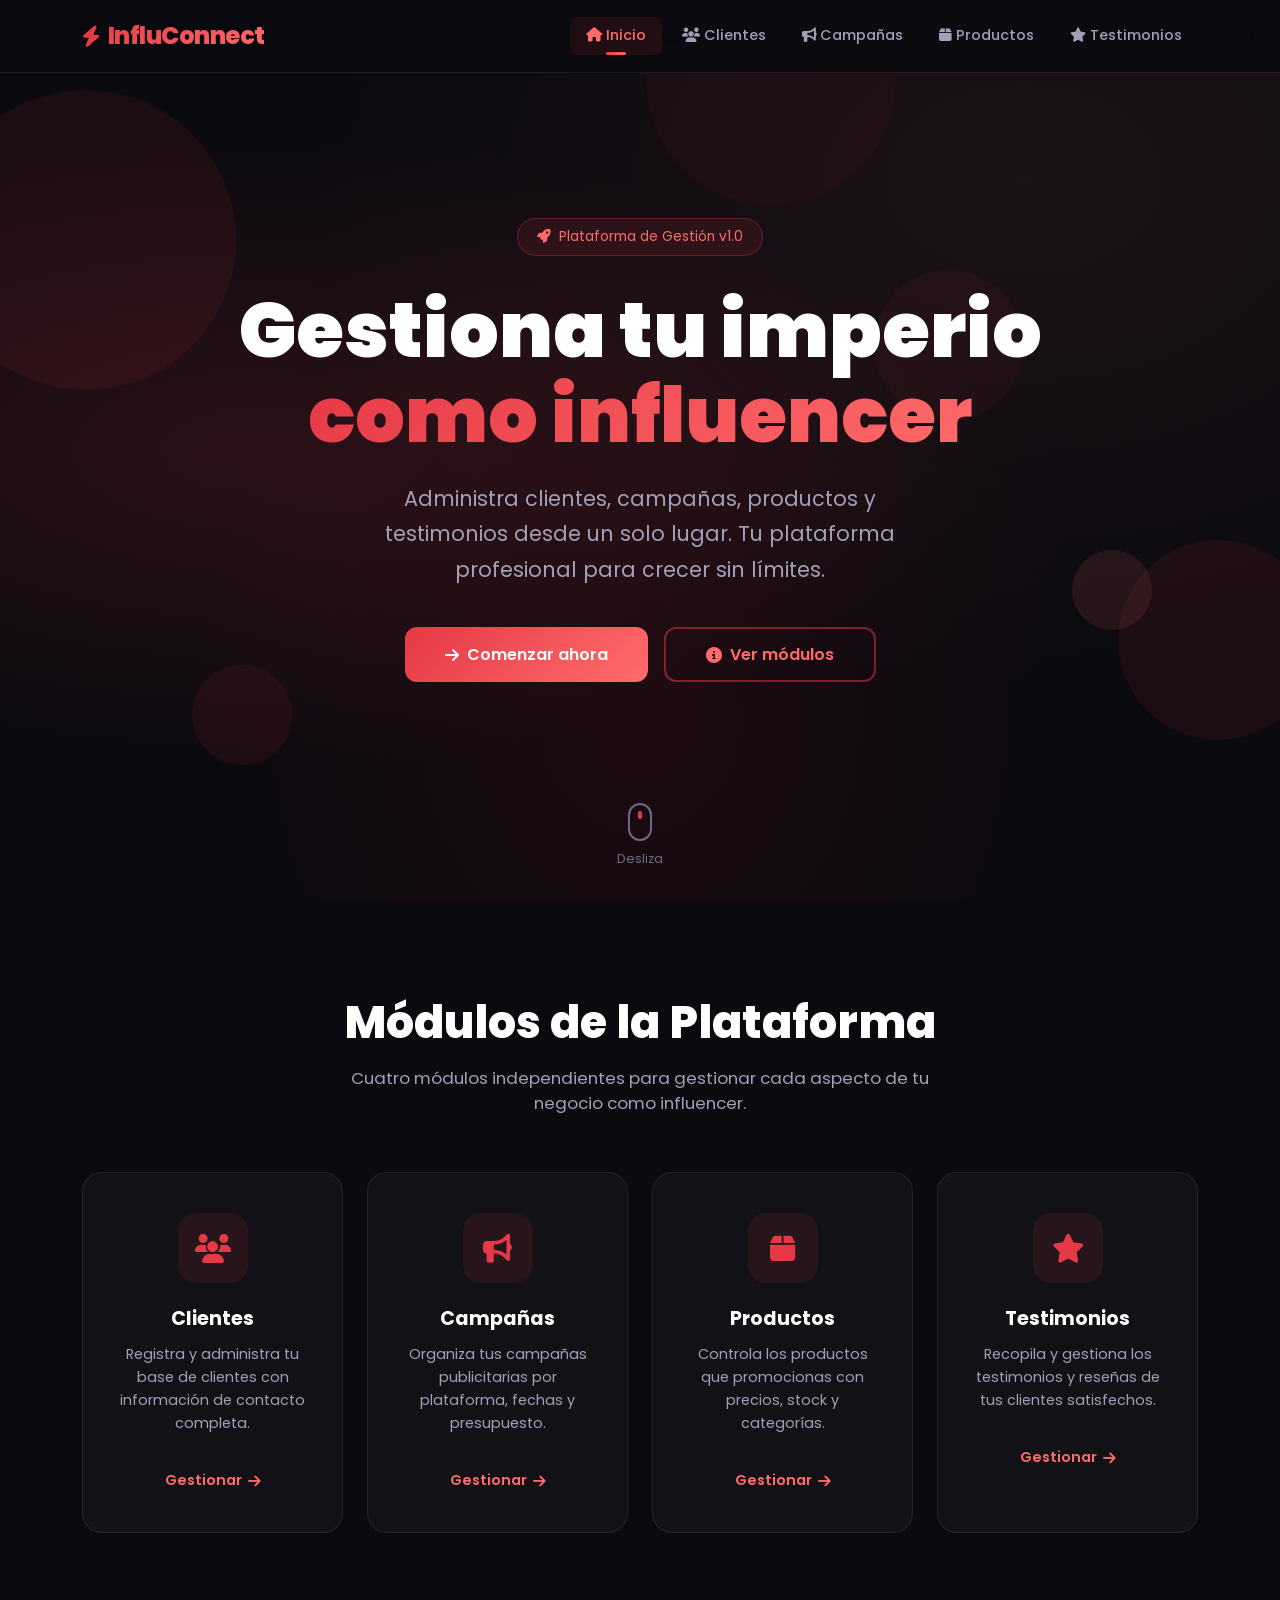
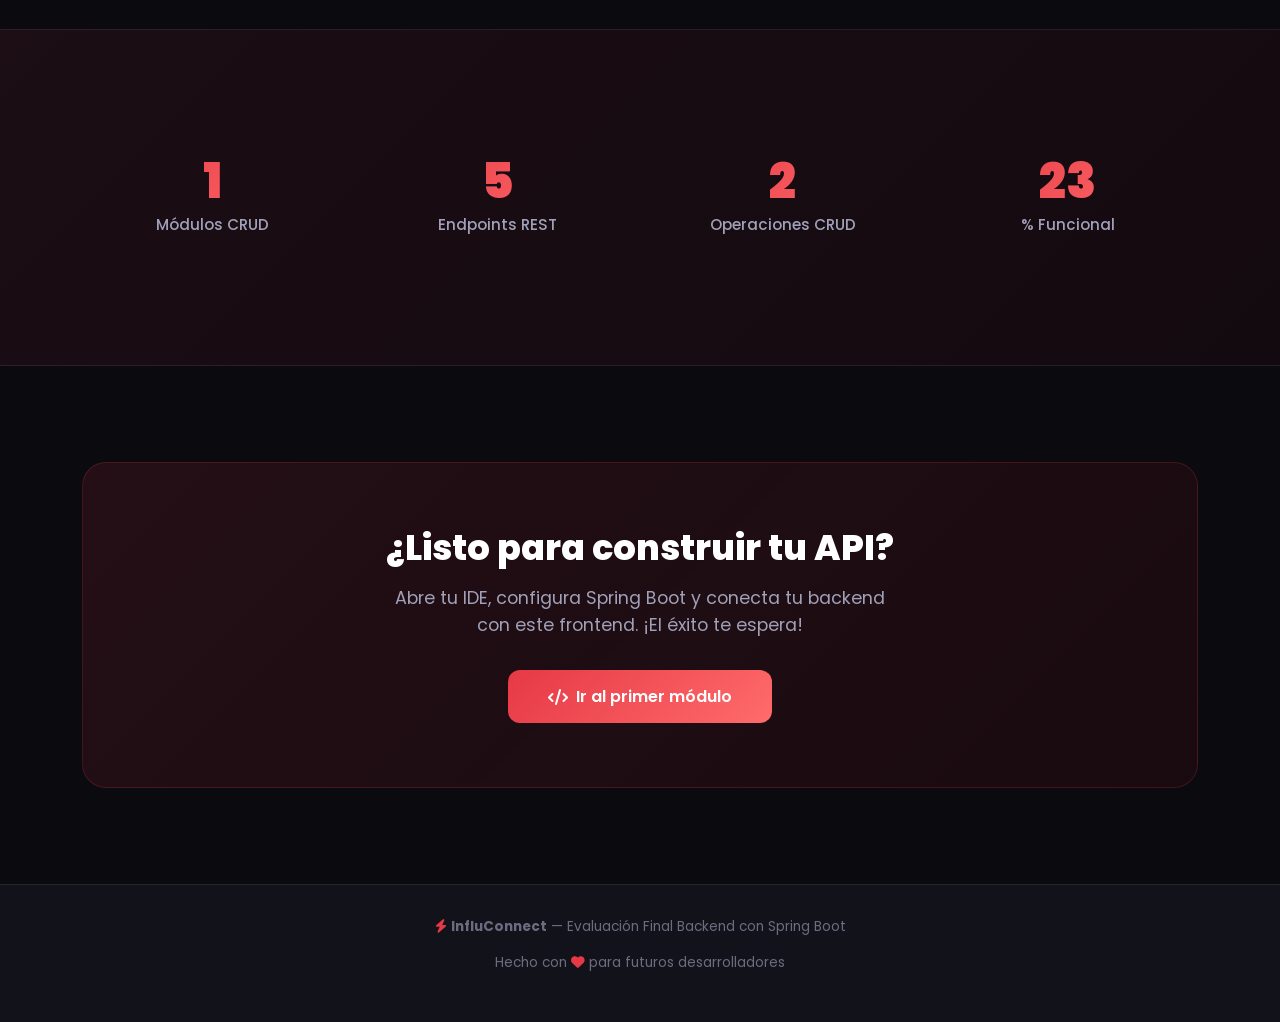
<file: index.html>
<!DOCTYPE html>
<html lang="es">
<head>
    <meta charset="UTF-8">
    <meta name="viewport" content="width=device-width, initial-scale=1.0">
    <title>InfluConnect — Plataforma de Gestión para Influencers</title>
    <link href="https://cdn.jsdelivr.net/npm/bootstrap@5.3.3/dist/css/bootstrap.min.css" rel="stylesheet">
    <link href="https://cdnjs.cloudflare.com/ajax/libs/font-awesome/6.5.1/css/all.min.css" rel="stylesheet">
    <link rel="stylesheet" href="css/styles.css">
</head>
<body>

    <!-- ==================== NAVBAR ==================== -->
    <nav class="navbar navbar-expand-lg navbar-custom">
        <div class="container">
            <a class="navbar-brand navbar-brand-custom" href="#">
                <i class="fas fa-bolt"></i>InfluConnect
            </a>
            <button class="navbar-toggler border-0" type="button" data-bs-toggle="collapse" data-bs-target="#navbarNav">
                <i class="fas fa-bars" style="color: var(--text-secondary);"></i>
            </button>
            <div class="collapse navbar-collapse justify-content-end" id="navbarNav">
                <ul class="navbar-nav gap-1">
                    <li class="nav-item">
                        <a class="nav-link nav-link-custom active" href="#"><i class="fas fa-home me-1"></i>Inicio</a>
                    </li>
                    <li class="nav-item">
                        <a class="nav-link nav-link-custom" href="clientes.html"><i class="fas fa-users me-1"></i>Clientes</a>
                    </li>
                    <li class="nav-item">
                        <a class="nav-link nav-link-custom" href="campanas.html"><i class="fas fa-bullhorn me-1"></i>Campañas</a>
                    </li>
                    <li class="nav-item">
                        <a class="nav-link nav-link-custom" href="productos.html"><i class="fas fa-box me-1"></i>Productos</a>
                    </li>
                    <li class="nav-item">
                        <a class="nav-link nav-link-custom" href="testimonios.html"><i class="fas fa-star me-1"></i>Testimonios</a>
                    </li>
                </ul>
            </div>
        </div>
    </nav>

    <!-- ==================== HERO ==================== -->
    <section class="hero-section">
        <div class="particles-container">
            <div class="particle"></div>
            <div class="particle"></div>
            <div class="particle"></div>
            <div class="particle"></div>
            <div class="particle"></div>
            <div class="particle"></div>
        </div>

        <div class="hero-content">
            <div class="hero-badge">
                <i class="fas fa-rocket"></i>
                Plataforma de Gestión v1.0
            </div>
            <h1 class="hero-title">
                Gestiona tu imperio<br>
                <span class="gradient-text">como influencer</span>
            </h1>
            <p class="hero-subtitle">
                Administra clientes, campañas, productos y testimonios desde un solo lugar.
                Tu plataforma profesional para crecer sin límites.
            </p>
            <div class="hero-buttons">
                <a href="clientes.html" class="btn-primary-custom">
                    <i class="fas fa-arrow-right"></i>Comenzar ahora
                </a>
                <a href="#features" class="btn-outline-custom">
                    <i class="fas fa-info-circle"></i>Ver módulos
                </a>
            </div>
        </div>

        <div class="scroll-indicator">
            <div class="mouse"></div>
            <span>Desliza</span>
        </div>
    </section>

    <!-- ==================== FEATURES ==================== -->
    <section id="features" class="section-padding">
        <div class="container">
            <h2 class="section-title">
                Módulos de la <span class="gradient-text">Plataforma</span>
            </h2>
            <p class="section-subtitle">
                Cuatro módulos independientes para gestionar cada aspecto de tu negocio como influencer.
            </p>

            <div class="row g-4">
                <div class="col-lg-3 col-md-6 animate-on-scroll">
                    <div class="feature-card">
                        <div class="feature-icon">
                            <i class="fas fa-users"></i>
                        </div>
                        <h4>Clientes</h4>
                        <p>Registra y administra tu base de clientes con información de contacto completa.</p>
                        <a href="clientes.html" class="feature-link">
                            Gestionar <i class="fas fa-arrow-right"></i>
                        </a>
                    </div>
                </div>

                <div class="col-lg-3 col-md-6 animate-on-scroll" style="transition-delay: 0.1s;">
                    <div class="feature-card">
                        <div class="feature-icon">
                            <i class="fas fa-bullhorn"></i>
                        </div>
                        <h4>Campañas</h4>
                        <p>Organiza tus campañas publicitarias por plataforma, fechas y presupuesto.</p>
                        <a href="campanas.html" class="feature-link">
                            Gestionar <i class="fas fa-arrow-right"></i>
                        </a>
                    </div>
                </div>

                <div class="col-lg-3 col-md-6 animate-on-scroll" style="transition-delay: 0.2s;">
                    <div class="feature-card">
                        <div class="feature-icon">
                            <i class="fas fa-box"></i>
                        </div>
                        <h4>Productos</h4>
                        <p>Controla los productos que promocionas con precios, stock y categorías.</p>
                        <a href="productos.html" class="feature-link">
                            Gestionar <i class="fas fa-arrow-right"></i>
                        </a>
                    </div>
                </div>

                <div class="col-lg-3 col-md-6 animate-on-scroll" style="transition-delay: 0.3s;">
                    <div class="feature-card">
                        <div class="feature-icon">
                            <i class="fas fa-star"></i>
                        </div>
                        <h4>Testimonios</h4>
                        <p>Recopila y gestiona los testimonios y reseñas de tus clientes satisfechos.</p>
                        <a href="testimonios.html" class="feature-link">
                            Gestionar <i class="fas fa-arrow-right"></i>
                        </a>
                    </div>
                </div>
            </div>
        </div>
    </section>

    <!-- ==================== STATS ==================== -->
    <section class="stats-section section-padding">
        <div class="container">
            <div class="row">
                <div class="col-md-3 col-6 animate-on-scroll">
                    <div class="stat-item">
                        <div class="stat-number" data-target="4">0</div>
                        <div class="stat-label">Módulos CRUD</div>
                    </div>
                </div>
                <div class="col-md-3 col-6 animate-on-scroll" style="transition-delay: 0.1s;">
                    <div class="stat-item">
                        <div class="stat-number" data-target="20">0</div>
                        <div class="stat-label">Endpoints REST</div>
                    </div>
                </div>
                <div class="col-md-3 col-6 animate-on-scroll" style="transition-delay: 0.2s;">
                    <div class="stat-item">
                        <div class="stat-number" data-target="5">0</div>
                        <div class="stat-label">Operaciones CRUD</div>
                    </div>
                </div>
                <div class="col-md-3 col-6 animate-on-scroll" style="transition-delay: 0.3s;">
                    <div class="stat-item">
                        <div class="stat-number" data-target="100">0</div>
                        <div class="stat-label">% Funcional</div>
                    </div>
                </div>
            </div>
        </div>
    </section>

    <!-- ==================== CTA ==================== -->
    <section class="cta-section section-padding">
        <div class="container">
            <div class="cta-box animate-on-scroll">
                <h2>¿Listo para <span class="gradient-text">construir</span> tu API?</h2>
                <p>Abre tu IDE, configura Spring Boot y conecta tu backend con este frontend. ¡El éxito te espera!</p>
                <a href="clientes.html" class="btn-primary-custom">
                    <i class="fas fa-code"></i>Ir al primer módulo
                </a>
            </div>
        </div>
    </section>

    <!-- ==================== FOOTER ==================== -->
    <footer class="footer-custom">
        <div class="container">
            <p>
                <i class="fas fa-bolt" style="color: var(--primary);"></i>
                <strong>InfluConnect</strong> — Evaluación Final Backend con Spring Boot
            </p>
            <p style="margin-top: 0.3rem;">
                Hecho con <i class="fas fa-heart"></i> para futuros desarrolladores
            </p>
        </div>
    </footer>

    <script src="https://cdn.jsdelivr.net/npm/bootstrap@5.3.3/dist/js/bootstrap.bundle.min.js"></script>
    <script src="js/api.js"></script>
    <script>
        // Counter animation
        function animateCounters() {
            document.querySelectorAll('.stat-number').forEach(counter => {
                const target = +counter.getAttribute('data-target');
                const duration = 2000;
                const step = target / (duration / 16);
                let current = 0;

                const update = () => {
                    current += step;
                    if (current < target) {
                        counter.textContent = Math.ceil(current);
                        requestAnimationFrame(update);
                    } else {
                        counter.textContent = target;
                    }
                };
                update();
            });
        }

        const statsObserver = new IntersectionObserver((entries) => {
            entries.forEach(entry => {
                if (entry.isIntersecting) {
                    animateCounters();
                    statsObserver.disconnect();
                }
            });
        }, { threshold: 0.5 });

        const statsSection = document.querySelector('.stats-section');
        if (statsSection) statsObserver.observe(statsSection);

        // Smooth scroll
        document.querySelectorAll('a[href^="#"]').forEach(anchor => {
            anchor.addEventListener('click', function (e) {
                const target = document.querySelector(this.getAttribute('href'));
                if (target) {
                    e.preventDefault();
                    target.scrollIntoView({ behavior: 'smooth', block: 'start' });
                }
            });
        });
    </script>
</body>
</html>
</file>
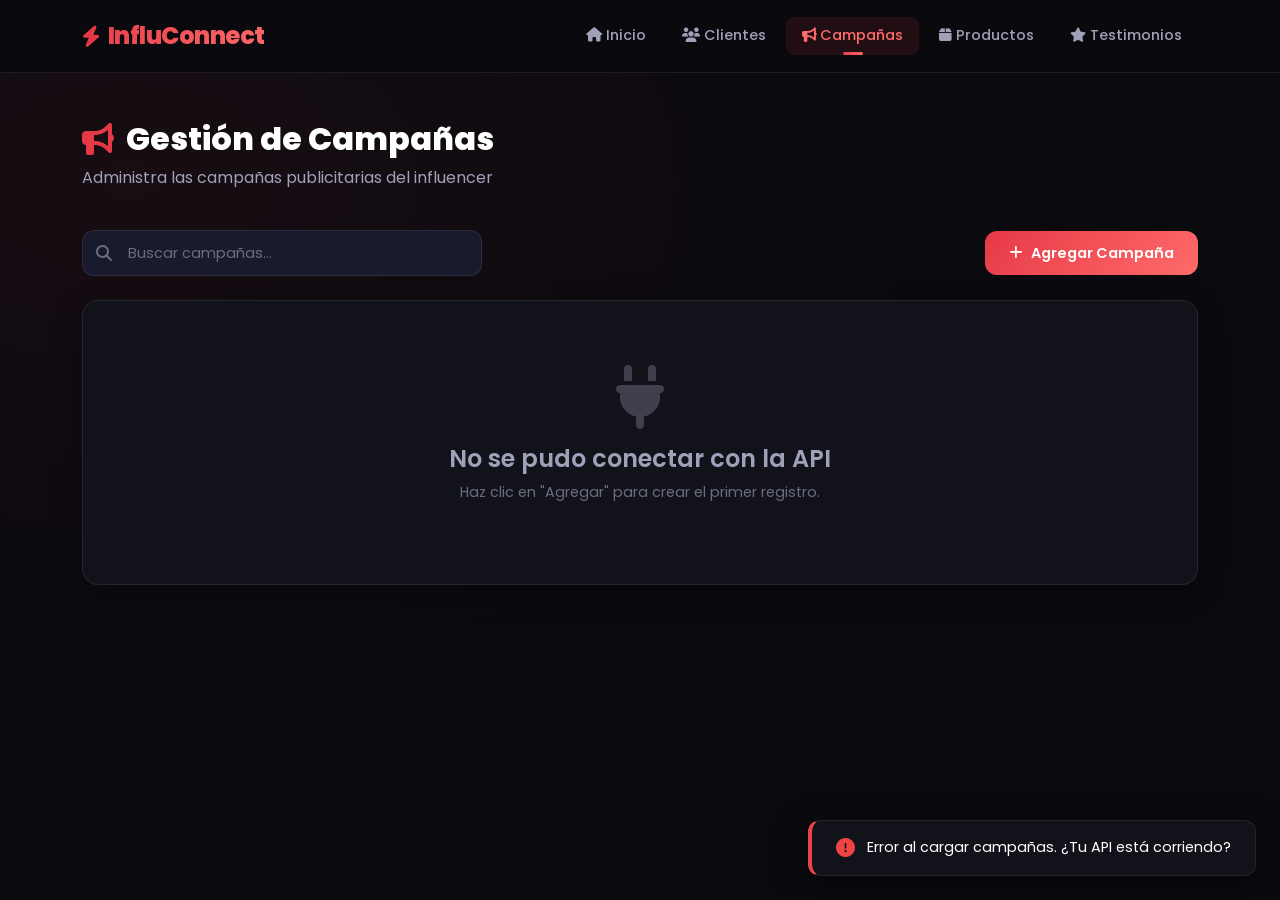
<file: campanas.html>
<!DOCTYPE html>
<html lang="es">
<head>
    <meta charset="UTF-8">
    <meta name="viewport" content="width=device-width, initial-scale=1.0">
    <title>Campañas — InfluConnect</title>
    <link href="https://cdn.jsdelivr.net/npm/bootstrap@5.3.3/dist/css/bootstrap.min.css" rel="stylesheet">
    <link href="https://cdnjs.cloudflare.com/ajax/libs/font-awesome/6.5.1/css/all.min.css" rel="stylesheet">
    <link rel="stylesheet" href="css/styles.css">
</head>
<body>

    <!-- NAVBAR -->
    <nav class="navbar navbar-expand-lg navbar-custom">
        <div class="container">
            <a class="navbar-brand navbar-brand-custom" href="index.html">
                <i class="fas fa-bolt"></i>InfluConnect
            </a>
            <button class="navbar-toggler border-0" type="button" data-bs-toggle="collapse" data-bs-target="#navbarNav">
                <i class="fas fa-bars" style="color: var(--text-secondary);"></i>
            </button>
            <div class="collapse navbar-collapse justify-content-end" id="navbarNav">
                <ul class="navbar-nav gap-1">
                    <li class="nav-item"><a class="nav-link nav-link-custom" href="index.html"><i class="fas fa-home me-1"></i>Inicio</a></li>
                    <li class="nav-item"><a class="nav-link nav-link-custom" href="clientes.html"><i class="fas fa-users me-1"></i>Clientes</a></li>
                    <li class="nav-item"><a class="nav-link nav-link-custom active" href="campanas.html"><i class="fas fa-bullhorn me-1"></i>Campañas</a></li>
                    <li class="nav-item"><a class="nav-link nav-link-custom" href="productos.html"><i class="fas fa-box me-1"></i>Productos</a></li>
                    <li class="nav-item"><a class="nav-link nav-link-custom" href="testimonios.html"><i class="fas fa-star me-1"></i>Testimonios</a></li>
                </ul>
            </div>
        </div>
    </nav>

    <!-- PAGE CONTENT -->
    <div class="page-wrapper">
        <div class="container">
            <div class="page-header">
                <h1><i class="fas fa-bullhorn"></i> Gestión de Campañas</h1>
                <p>Administra las campañas publicitarias del influencer</p>
            </div>

            <div class="toolbar">
                <div class="search-box">
                    <i class="fas fa-search"></i>
                    <input type="text" id="searchInput" placeholder="Buscar campañas..." onkeyup="filterTable()">
                </div>
                <button class="btn-add" onclick="openModal()">
                    <i class="fas fa-plus"></i> Agregar Campaña
                </button>
            </div>

            <div class="table-container">
                <div id="tableContent">
                    <div class="loading-overlay"><div class="spinner"></div></div>
                </div>
            </div>
        </div>
    </div>

    <!-- MODAL CREATE/EDIT -->
    <div class="modal fade modal-custom" id="formModal" tabindex="-1">
        <div class="modal-dialog modal-dialog-centered modal-lg">
            <div class="modal-content">
                <div class="modal-header">
                    <h5 class="modal-title"><i class="fas fa-bullhorn"></i> <span id="modalTitle">Nueva Campaña</span></h5>
                    <button type="button" class="btn-close" data-bs-dismiss="modal"></button>
                </div>
                <div class="modal-body">
                    <form id="entityForm">
                        <input type="hidden" id="entityId">
                        <div class="row g-3">
                            <div class="col-md-6">
                                <label class="form-label form-label-custom">Nombre de la Campaña</label>
                                <input type="text" class="form-control form-control-custom" id="nombre" placeholder="Ej: Lanzamiento Verano 2026" required>
                            </div>
                            <div class="col-md-6">
                                <label class="form-label form-label-custom">Plataforma</label>
                                <select class="form-select form-select-custom" id="plataforma" required>
                                    <option value="">Seleccionar...</option>
                                    <option value="Instagram">Instagram</option>
                                    <option value="TikTok">TikTok</option>
                                    <option value="YouTube">YouTube</option>
                                    <option value="Twitter">Twitter</option>
                                    <option value="Facebook">Facebook</option>
                                </select>
                            </div>
                            <div class="col-12">
                                <label class="form-label form-label-custom">Descripción</label>
                                <textarea class="form-control form-control-custom" id="descripcion" rows="3" placeholder="Describe los objetivos de la campaña..."></textarea>
                            </div>
                            <div class="col-md-4">
                                <label class="form-label form-label-custom">Fecha de Inicio</label>
                                <input type="date" class="form-control form-control-custom" id="fechaInicio" required>
                            </div>
                            <div class="col-md-4">
                                <label class="form-label form-label-custom">Fecha de Fin</label>
                                <input type="date" class="form-control form-control-custom" id="fechaFin" required>
                            </div>
                            <div class="col-md-4">
                                <label class="form-label form-label-custom">Presupuesto (USD)</label>
                                <input type="number" step="0.01" class="form-control form-control-custom" id="presupuesto" placeholder="0.00" required>
                            </div>
                        </div>
                    </form>
                </div>
                <div class="modal-footer">
                    <button type="button" class="btn btn-cancel" data-bs-dismiss="modal">Cancelar</button>
                    <button type="button" class="btn btn-save" onclick="saveEntity()"><i class="fas fa-save me-1"></i>Guardar</button>
                </div>
            </div>
        </div>
    </div>

    <!-- MODAL DELETE -->
    <div class="modal fade modal-custom delete-modal" id="deleteModal" tabindex="-1">
        <div class="modal-dialog modal-dialog-centered modal-sm">
            <div class="modal-content">
                <div class="modal-body pt-4 pb-2">
                    <div class="delete-icon">
                        <i class="fas fa-trash-alt"></i>
                    </div>
                    <h5>¿Eliminar campaña?</h5>
                    <p>Esta acción no se puede deshacer.</p>
                </div>
                <div class="modal-footer justify-content-center border-0 pt-0">
                    <button type="button" class="btn btn-cancel" data-bs-dismiss="modal">Cancelar</button>
                    <button type="button" class="btn btn-delete-confirm" id="confirmDeleteBtn"><i class="fas fa-trash me-1"></i>Eliminar</button>
                </div>
            </div>
        </div>
    </div>

    <div class="toast-container" id="toast-container"></div>

    <script src="https://cdn.jsdelivr.net/npm/bootstrap@5.3.3/dist/js/bootstrap.bundle.min.js"></script>
    <script src="js/api.js"></script>
    <script src="js/campanas.js"></script>
</body>
</html>
</file>
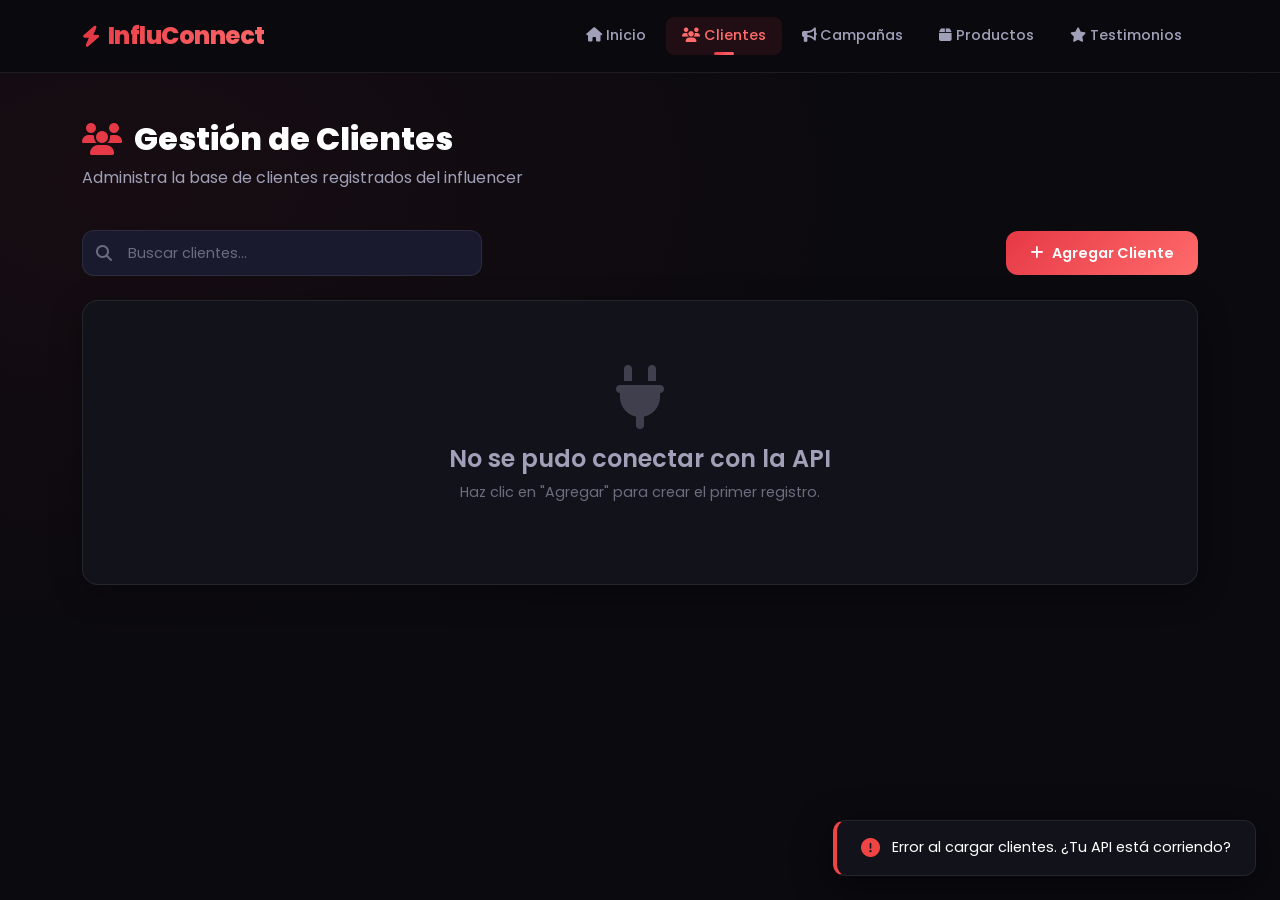
<file: clientes.html>
<!DOCTYPE html>
<html lang="es">
<head>
    <meta charset="UTF-8">
    <meta name="viewport" content="width=device-width, initial-scale=1.0">
    <title>Clientes — InfluConnect</title>
    <link href="https://cdn.jsdelivr.net/npm/bootstrap@5.3.3/dist/css/bootstrap.min.css" rel="stylesheet">
    <link href="https://cdnjs.cloudflare.com/ajax/libs/font-awesome/6.5.1/css/all.min.css" rel="stylesheet">
    <link rel="stylesheet" href="css/styles.css">
</head>
<body>

    <!-- NAVBAR -->
    <nav class="navbar navbar-expand-lg navbar-custom">
        <div class="container">
            <a class="navbar-brand navbar-brand-custom" href="index.html">
                <i class="fas fa-bolt"></i>InfluConnect
            </a>
            <button class="navbar-toggler border-0" type="button" data-bs-toggle="collapse" data-bs-target="#navbarNav">
                <i class="fas fa-bars" style="color: var(--text-secondary);"></i>
            </button>
            <div class="collapse navbar-collapse justify-content-end" id="navbarNav">
                <ul class="navbar-nav gap-1">
                    <li class="nav-item"><a class="nav-link nav-link-custom" href="index.html"><i class="fas fa-home me-1"></i>Inicio</a></li>
                    <li class="nav-item"><a class="nav-link nav-link-custom active" href="clientes.html"><i class="fas fa-users me-1"></i>Clientes</a></li>
                    <li class="nav-item"><a class="nav-link nav-link-custom" href="campanas.html"><i class="fas fa-bullhorn me-1"></i>Campañas</a></li>
                    <li class="nav-item"><a class="nav-link nav-link-custom" href="productos.html"><i class="fas fa-box me-1"></i>Productos</a></li>
                    <li class="nav-item"><a class="nav-link nav-link-custom" href="testimonios.html"><i class="fas fa-star me-1"></i>Testimonios</a></li>
                </ul>
            </div>
        </div>
    </nav>

    <!-- PAGE CONTENT -->
    <div class="page-wrapper">
        <div class="container">
            <div class="page-header">
                <h1><i class="fas fa-users"></i> Gestión de Clientes</h1>
                <p>Administra la base de clientes registrados del influencer</p>
            </div>

            <div class="toolbar">
                <div class="search-box">
                    <i class="fas fa-search"></i>
                    <input type="text" id="searchInput" placeholder="Buscar clientes..." onkeyup="filterTable()">
                </div>
                <button class="btn-add" onclick="openModal()">
                    <i class="fas fa-plus"></i> Agregar Cliente
                </button>
            </div>

            <div class="table-container">
                <div id="tableContent">
                    <div class="loading-overlay"><div class="spinner"></div></div>
                </div>
            </div>
        </div>
    </div>

    <!-- MODAL CREATE/EDIT -->
    <div class="modal fade modal-custom" id="formModal" tabindex="-1">
        <div class="modal-dialog modal-dialog-centered">
            <div class="modal-content">
                <div class="modal-header">
                    <h5 class="modal-title"><i class="fas fa-user-plus"></i> <span id="modalTitle">Nuevo Cliente</span></h5>
                    <button type="button" class="btn-close" data-bs-dismiss="modal"></button>
                </div>
                <div class="modal-body">
                    <form id="entityForm">
                        <input type="hidden" id="entityId">
                        <div class="row g-3">
                            <div class="col-md-6">
                                <label class="form-label form-label-custom">Nombre</label>
                                <input type="text" class="form-control form-control-custom" id="nombre" placeholder="Ej: María" required>
                            </div>
                            <div class="col-md-6">
                                <label class="form-label form-label-custom">Apellido</label>
                                <input type="text" class="form-control form-control-custom" id="apellido" placeholder="Ej: García" required>
                            </div>
                            <div class="col-md-6">
                                <label class="form-label form-label-custom">Email</label>
                                <input type="email" class="form-control form-control-custom" id="email" placeholder="correo@ejemplo.com" required>
                            </div>
                            <div class="col-md-6">
                                <label class="form-label form-label-custom">Teléfono</label>
                                <input type="text" class="form-control form-control-custom" id="telefono" placeholder="+57 300 123 4567">
                            </div>
                            <div class="col-md-6">
                                <label class="form-label form-label-custom">Ciudad</label>
                                <input type="text" class="form-control form-control-custom" id="ciudad" placeholder="Ej: Medellín">
                            </div>
                            <div class="col-md-6">
                                <label class="form-label form-label-custom">Fecha de Registro</label>
                                <input type="date" class="form-control form-control-custom" id="fechaRegistro">
                            </div>
                        </div>
                    </form>
                </div>
                <div class="modal-footer">
                    <button type="button" class="btn btn-cancel" data-bs-dismiss="modal">Cancelar</button>
                    <button type="button" class="btn btn-save" onclick="saveEntity()"><i class="fas fa-save me-1"></i>Guardar</button>
                </div>
            </div>
        </div>
    </div>

    <!-- MODAL DELETE -->
    <div class="modal fade modal-custom delete-modal" id="deleteModal" tabindex="-1">
        <div class="modal-dialog modal-dialog-centered modal-sm">
            <div class="modal-content">
                <div class="modal-body pt-4 pb-2">
                    <div class="delete-icon">
                        <i class="fas fa-trash-alt"></i>
                    </div>
                    <h5>¿Eliminar cliente?</h5>
                    <p>Esta acción no se puede deshacer.</p>
                </div>
                <div class="modal-footer justify-content-center border-0 pt-0">
                    <button type="button" class="btn btn-cancel" data-bs-dismiss="modal">Cancelar</button>
                    <button type="button" class="btn btn-delete-confirm" id="confirmDeleteBtn"><i class="fas fa-trash me-1"></i>Eliminar</button>
                </div>
            </div>
        </div>
    </div>

    <div class="toast-container" id="toast-container"></div>

    <script src="https://cdn.jsdelivr.net/npm/bootstrap@5.3.3/dist/js/bootstrap.bundle.min.js"></script>
    <script src="js/api.js"></script>
    <script src="js/clientes.js"></script>
</body>
</html>
</file>
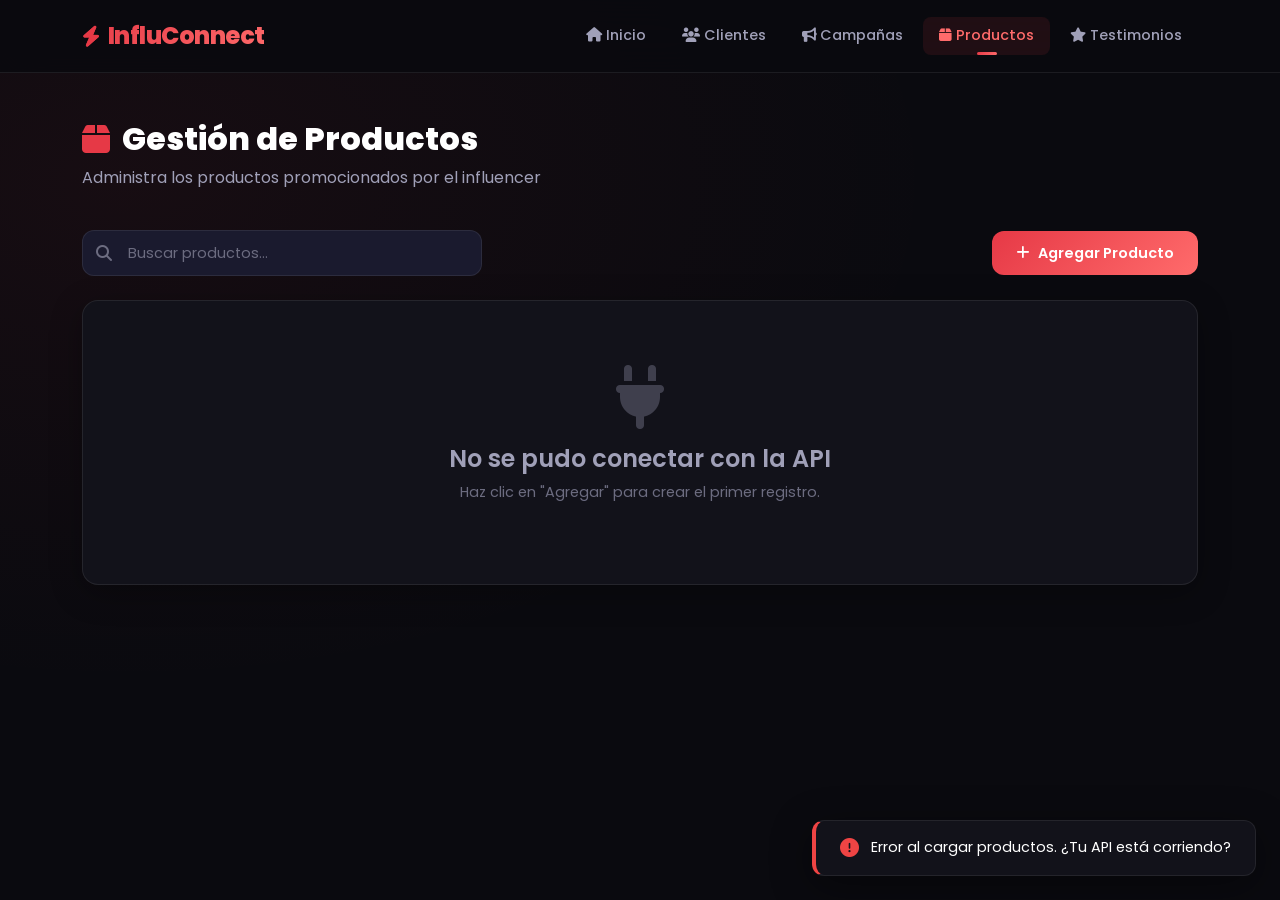
<file: productos.html>
<!DOCTYPE html>
<html lang="es">
<head>
    <meta charset="UTF-8">
    <meta name="viewport" content="width=device-width, initial-scale=1.0">
    <title>Productos — InfluConnect</title>
    <link href="https://cdn.jsdelivr.net/npm/bootstrap@5.3.3/dist/css/bootstrap.min.css" rel="stylesheet">
    <link href="https://cdnjs.cloudflare.com/ajax/libs/font-awesome/6.5.1/css/all.min.css" rel="stylesheet">
    <link rel="stylesheet" href="css/styles.css">
</head>
<body>

    <!-- NAVBAR -->
    <nav class="navbar navbar-expand-lg navbar-custom">
        <div class="container">
            <a class="navbar-brand navbar-brand-custom" href="index.html">
                <i class="fas fa-bolt"></i>InfluConnect
            </a>
            <button class="navbar-toggler border-0" type="button" data-bs-toggle="collapse" data-bs-target="#navbarNav">
                <i class="fas fa-bars" style="color: var(--text-secondary);"></i>
            </button>
            <div class="collapse navbar-collapse justify-content-end" id="navbarNav">
                <ul class="navbar-nav gap-1">
                    <li class="nav-item"><a class="nav-link nav-link-custom" href="index.html"><i class="fas fa-home me-1"></i>Inicio</a></li>
                    <li class="nav-item"><a class="nav-link nav-link-custom" href="clientes.html"><i class="fas fa-users me-1"></i>Clientes</a></li>
                    <li class="nav-item"><a class="nav-link nav-link-custom" href="campanas.html"><i class="fas fa-bullhorn me-1"></i>Campañas</a></li>
                    <li class="nav-item"><a class="nav-link nav-link-custom active" href="productos.html"><i class="fas fa-box me-1"></i>Productos</a></li>
                    <li class="nav-item"><a class="nav-link nav-link-custom" href="testimonios.html"><i class="fas fa-star me-1"></i>Testimonios</a></li>
                </ul>
            </div>
        </div>
    </nav>

    <!-- PAGE CONTENT -->
    <div class="page-wrapper">
        <div class="container">
            <div class="page-header">
                <h1><i class="fas fa-box"></i> Gestión de Productos</h1>
                <p>Administra los productos promocionados por el influencer</p>
            </div>

            <div class="toolbar">
                <div class="search-box">
                    <i class="fas fa-search"></i>
                    <input type="text" id="searchInput" placeholder="Buscar productos..." onkeyup="filterTable()">
                </div>
                <button class="btn-add" onclick="openModal()">
                    <i class="fas fa-plus"></i> Agregar Producto
                </button>
            </div>

            <div class="table-container">
                <div id="tableContent">
                    <div class="loading-overlay"><div class="spinner"></div></div>
                </div>
            </div>
        </div>
    </div>

    <!-- MODAL CREATE/EDIT -->
    <div class="modal fade modal-custom" id="formModal" tabindex="-1">
        <div class="modal-dialog modal-dialog-centered modal-lg">
            <div class="modal-content">
                <div class="modal-header">
                    <h5 class="modal-title"><i class="fas fa-box"></i> <span id="modalTitle">Nuevo Producto</span></h5>
                    <button type="button" class="btn-close" data-bs-dismiss="modal"></button>
                </div>
                <div class="modal-body">
                    <form id="entityForm">
                        <input type="hidden" id="entityId">
                        <div class="row g-3">
                            <div class="col-md-6">
                                <label class="form-label form-label-custom">Nombre del Producto</label>
                                <input type="text" class="form-control form-control-custom" id="nombre" placeholder="Ej: Sérum Facial Premium" required>
                            </div>
                            <div class="col-md-6">
                                <label class="form-label form-label-custom">Categoría</label>
                                <select class="form-select form-select-custom" id="categoria" required>
                                    <option value="">Seleccionar...</option>
                                    <option value="Belleza">Belleza</option>
                                    <option value="Tecnología">Tecnología</option>
                                    <option value="Moda">Moda</option>
                                    <option value="Fitness">Fitness</option>
                                    <option value="Alimentación">Alimentación</option>
                                </select>
                            </div>
                            <div class="col-12">
                                <label class="form-label form-label-custom">Descripción</label>
                                <textarea class="form-control form-control-custom" id="descripcion" rows="3" placeholder="Describe el producto..."></textarea>
                            </div>
                            <div class="col-md-4">
                                <label class="form-label form-label-custom">Precio (USD)</label>
                                <input type="number" step="0.01" class="form-control form-control-custom" id="precio" placeholder="0.00" required>
                            </div>
                            <div class="col-md-4">
                                <label class="form-label form-label-custom">Stock</label>
                                <input type="number" class="form-control form-control-custom" id="stock" placeholder="0" required>
                            </div>
                            <div class="col-md-4 d-flex align-items-end">
                                <div class="form-check">
                                    <input class="form-check-input form-check-input-custom" type="checkbox" id="activo" checked>
                                    <label class="form-check-label form-label-custom" for="activo">Producto Activo</label>
                                </div>
                            </div>
                        </div>
                    </form>
                </div>
                <div class="modal-footer">
                    <button type="button" class="btn btn-cancel" data-bs-dismiss="modal">Cancelar</button>
                    <button type="button" class="btn btn-save" onclick="saveEntity()"><i class="fas fa-save me-1"></i>Guardar</button>
                </div>
            </div>
        </div>
    </div>

    <!-- MODAL DELETE -->
    <div class="modal fade modal-custom delete-modal" id="deleteModal" tabindex="-1">
        <div class="modal-dialog modal-dialog-centered modal-sm">
            <div class="modal-content">
                <div class="modal-body pt-4 pb-2">
                    <div class="delete-icon">
                        <i class="fas fa-trash-alt"></i>
                    </div>
                    <h5>¿Eliminar producto?</h5>
                    <p>Esta acción no se puede deshacer.</p>
                </div>
                <div class="modal-footer justify-content-center border-0 pt-0">
                    <button type="button" class="btn btn-cancel" data-bs-dismiss="modal">Cancelar</button>
                    <button type="button" class="btn btn-delete-confirm" id="confirmDeleteBtn"><i class="fas fa-trash me-1"></i>Eliminar</button>
                </div>
            </div>
        </div>
    </div>

    <div class="toast-container" id="toast-container"></div>

    <script src="https://cdn.jsdelivr.net/npm/bootstrap@5.3.3/dist/js/bootstrap.bundle.min.js"></script>
    <script src="js/api.js"></script>
    <script src="js/productos.js"></script>
</body>
</html>
</file>
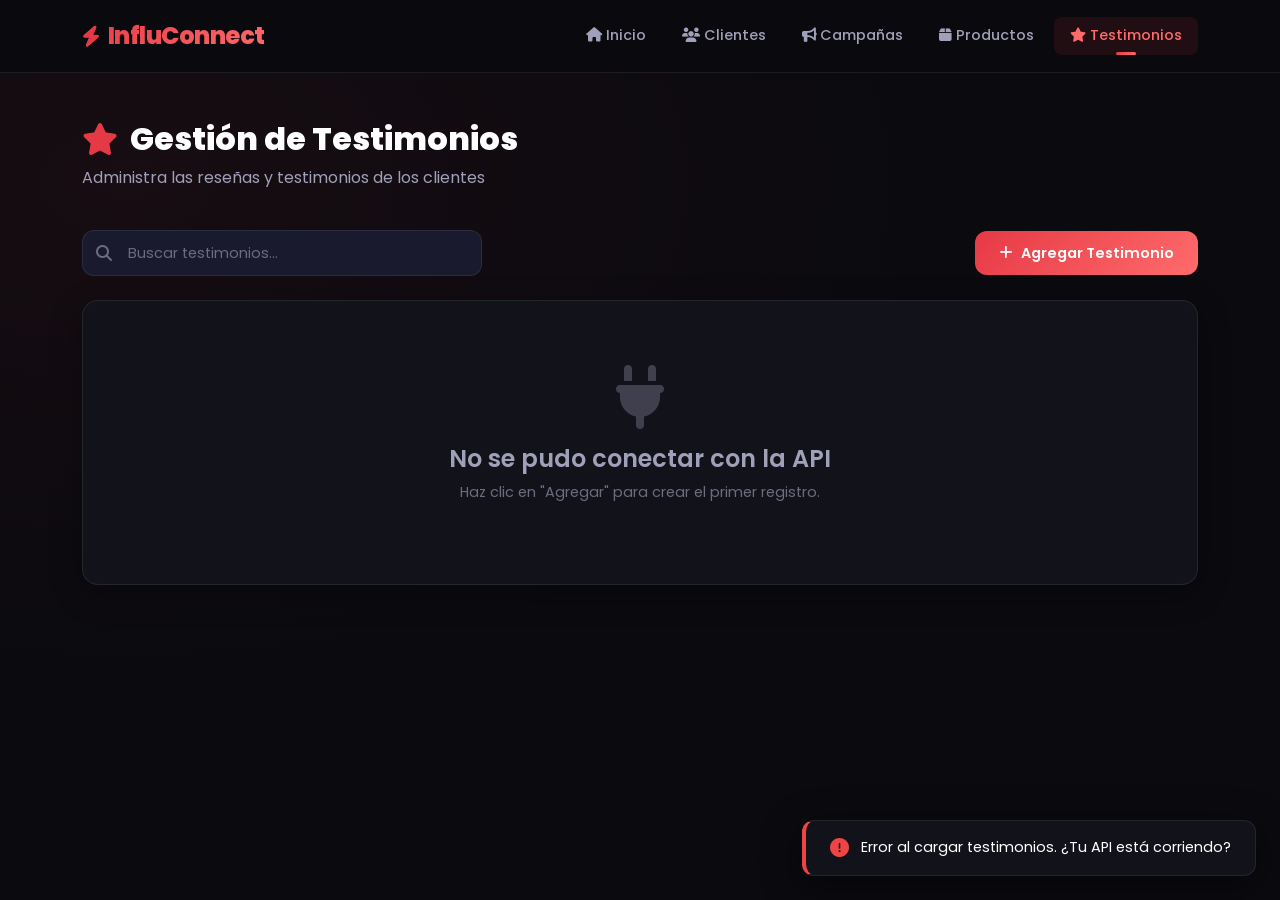
<file: testimonios.html>
<!DOCTYPE html>
<html lang="es">
<head>
    <meta charset="UTF-8">
    <meta name="viewport" content="width=device-width, initial-scale=1.0">
    <title>Testimonios — InfluConnect</title>
    <link href="https://cdn.jsdelivr.net/npm/bootstrap@5.3.3/dist/css/bootstrap.min.css" rel="stylesheet">
    <link href="https://cdnjs.cloudflare.com/ajax/libs/font-awesome/6.5.1/css/all.min.css" rel="stylesheet">
    <link rel="stylesheet" href="css/styles.css">
</head>
<body>

    <!-- NAVBAR -->
    <nav class="navbar navbar-expand-lg navbar-custom">
        <div class="container">
            <a class="navbar-brand navbar-brand-custom" href="index.html">
                <i class="fas fa-bolt"></i>InfluConnect
            </a>
            <button class="navbar-toggler border-0" type="button" data-bs-toggle="collapse" data-bs-target="#navbarNav">
                <i class="fas fa-bars" style="color: var(--text-secondary);"></i>
            </button>
            <div class="collapse navbar-collapse justify-content-end" id="navbarNav">
                <ul class="navbar-nav gap-1">
                    <li class="nav-item"><a class="nav-link nav-link-custom" href="index.html"><i class="fas fa-home me-1"></i>Inicio</a></li>
                    <li class="nav-item"><a class="nav-link nav-link-custom" href="clientes.html"><i class="fas fa-users me-1"></i>Clientes</a></li>
                    <li class="nav-item"><a class="nav-link nav-link-custom" href="campanas.html"><i class="fas fa-bullhorn me-1"></i>Campañas</a></li>
                    <li class="nav-item"><a class="nav-link nav-link-custom" href="productos.html"><i class="fas fa-box me-1"></i>Productos</a></li>
                    <li class="nav-item"><a class="nav-link nav-link-custom active" href="testimonios.html"><i class="fas fa-star me-1"></i>Testimonios</a></li>
                </ul>
            </div>
        </div>
    </nav>

    <!-- PAGE CONTENT -->
    <div class="page-wrapper">
        <div class="container">
            <div class="page-header">
                <h1><i class="fas fa-star"></i> Gestión de Testimonios</h1>
                <p>Administra las reseñas y testimonios de los clientes</p>
            </div>

            <div class="toolbar">
                <div class="search-box">
                    <i class="fas fa-search"></i>
                    <input type="text" id="searchInput" placeholder="Buscar testimonios..." onkeyup="filterTable()">
                </div>
                <button class="btn-add" onclick="openModal()">
                    <i class="fas fa-plus"></i> Agregar Testimonio
                </button>
            </div>

            <div class="table-container">
                <div id="tableContent">
                    <div class="loading-overlay"><div class="spinner"></div></div>
                </div>
            </div>
        </div>
    </div>

    <!-- MODAL CREATE/EDIT -->
    <div class="modal fade modal-custom" id="formModal" tabindex="-1">
        <div class="modal-dialog modal-dialog-centered modal-lg">
            <div class="modal-content">
                <div class="modal-header">
                    <h5 class="modal-title"><i class="fas fa-star"></i> <span id="modalTitle">Nuevo Testimonio</span></h5>
                    <button type="button" class="btn-close" data-bs-dismiss="modal"></button>
                </div>
                <div class="modal-body">
                    <form id="entityForm">
                        <input type="hidden" id="entityId">
                        <div class="row g-3">
                            <div class="col-md-6">
                                <label class="form-label form-label-custom">Nombre del Cliente</label>
                                <input type="text" class="form-control form-control-custom" id="nombreCliente" placeholder="Ej: Laura Martínez" required>
                            </div>
                            <div class="col-md-3">
                                <label class="form-label form-label-custom">Calificación (1-5)</label>
                                <select class="form-select form-select-custom" id="calificacion" required>
                                    <option value="">Seleccionar...</option>
                                    <option value="5">⭐⭐⭐⭐⭐ (5)</option>
                                    <option value="4">⭐⭐⭐⭐ (4)</option>
                                    <option value="3">⭐⭐⭐ (3)</option>
                                    <option value="2">⭐⭐ (2)</option>
                                    <option value="1">⭐ (1)</option>
                                </select>
                            </div>
                            <div class="col-md-3">
                                <label class="form-label form-label-custom">Fecha</label>
                                <input type="date" class="form-control form-control-custom" id="fecha">
                            </div>
                            <div class="col-12">
                                <label class="form-label form-label-custom">Mensaje / Testimonio</label>
                                <textarea class="form-control form-control-custom" id="mensaje" rows="4" placeholder="Escribe el testimonio del cliente..." required></textarea>
                            </div>
                            <div class="col-12">
                                <div class="form-check">
                                    <input class="form-check-input form-check-input-custom" type="checkbox" id="aprobado" checked>
                                    <label class="form-check-label form-label-custom" for="aprobado">Testimonio Aprobado</label>
                                </div>
                            </div>
                        </div>
                    </form>
                </div>
                <div class="modal-footer">
                    <button type="button" class="btn btn-cancel" data-bs-dismiss="modal">Cancelar</button>
                    <button type="button" class="btn btn-save" onclick="saveEntity()"><i class="fas fa-save me-1"></i>Guardar</button>
                </div>
            </div>
        </div>
    </div>

    <!-- MODAL DELETE -->
    <div class="modal fade modal-custom delete-modal" id="deleteModal" tabindex="-1">
        <div class="modal-dialog modal-dialog-centered modal-sm">
            <div class="modal-content">
                <div class="modal-body pt-4 pb-2">
                    <div class="delete-icon">
                        <i class="fas fa-trash-alt"></i>
                    </div>
                    <h5>¿Eliminar testimonio?</h5>
                    <p>Esta acción no se puede deshacer.</p>
                </div>
                <div class="modal-footer justify-content-center border-0 pt-0">
                    <button type="button" class="btn btn-cancel" data-bs-dismiss="modal">Cancelar</button>
                    <button type="button" class="btn btn-delete-confirm" id="confirmDeleteBtn"><i class="fas fa-trash me-1"></i>Eliminar</button>
                </div>
            </div>
        </div>
    </div>

    <div class="toast-container" id="toast-container"></div>

    <script src="https://cdn.jsdelivr.net/npm/bootstrap@5.3.3/dist/js/bootstrap.bundle.min.js"></script>
    <script src="js/api.js"></script>
    <script src="js/testimonios.js"></script>
</body>
</html>
</file>
<file: css/styles.css>
@import url('https://fonts.googleapis.com/css2?family=Poppins:wght@300;400;500;600;700;800;900&display=swap');

:root {
    --primary: #e63946;
    --primary-dark: #c1121f;
    --primary-light: #ff6b6b;
    --primary-glow: rgba(230, 57, 70, 0.4);
    --accent: #ff4757;
    --dark-bg: #0a0a0f;
    --dark-card: #12121a;
    --dark-surface: #1a1a2e;
    --dark-border: rgba(255, 255, 255, 0.06);
    --text-primary: #ffffff;
    --text-secondary: #a0a0b8;
    --text-muted: #6c6c80;
    --glass-bg: rgba(255, 255, 255, 0.03);
    --glass-border: rgba(255, 255, 255, 0.08);
    --gradient-red: linear-gradient(135deg, #e63946, #ff6b6b);
    --gradient-dark: linear-gradient(135deg, #0a0a0f, #1a1a2e);
    --shadow-red: 0 0 40px rgba(230, 57, 70, 0.15);
    --shadow-card: 0 8px 32px rgba(0, 0, 0, 0.3);
    --transition: all 0.3s cubic-bezier(0.4, 0, 0.2, 1);
}

* {
    margin: 0;
    padding: 0;
    box-sizing: border-box;
}

body {
    font-family: 'Poppins', sans-serif;
    background-color: var(--dark-bg);
    color: var(--text-primary);
    overflow-x: hidden;
    scroll-behavior: smooth;
}

::-webkit-scrollbar {
    width: 8px;
}

::-webkit-scrollbar-track {
    background: var(--dark-bg);
}

::-webkit-scrollbar-thumb {
    background: var(--primary-dark);
    border-radius: 4px;
}

::-webkit-scrollbar-thumb:hover {
    background: var(--primary);
}

/* ========================
   NAVBAR
   ======================== */
.navbar-custom {
    background: rgba(10, 10, 15, 0.85);
    backdrop-filter: blur(20px);
    -webkit-backdrop-filter: blur(20px);
    border-bottom: 1px solid var(--glass-border);
    padding: 0.8rem 0;
    position: fixed;
    width: 100%;
    top: 0;
    z-index: 1000;
    transition: var(--transition);
}

.navbar-custom.scrolled {
    background: rgba(10, 10, 15, 0.95);
    box-shadow: 0 4px 30px rgba(0, 0, 0, 0.5);
}

.navbar-brand-custom {
    font-weight: 800;
    font-size: 1.5rem;
    background: var(--gradient-red);
    -webkit-background-clip: text;
    -webkit-text-fill-color: transparent;
    background-clip: text;
    letter-spacing: -0.5px;
}

.navbar-brand-custom i {
    -webkit-text-fill-color: var(--primary);
    margin-right: 8px;
    font-size: 1.3rem;
}

.nav-link-custom {
    color: var(--text-secondary) !important;
    font-weight: 500;
    font-size: 0.9rem;
    padding: 0.5rem 1rem !important;
    border-radius: 8px;
    transition: var(--transition);
    position: relative;
}

.nav-link-custom:hover,
.nav-link-custom.active {
    color: var(--primary-light) !important;
    background: rgba(230, 57, 70, 0.1);
}

.nav-link-custom.active::after {
    content: '';
    position: absolute;
    bottom: 0;
    left: 50%;
    transform: translateX(-50%);
    width: 20px;
    height: 3px;
    background: var(--gradient-red);
    border-radius: 2px;
}

/* ========================
   HERO SECTION
   ======================== */
.hero-section {
    min-height: 100vh;
    display: flex;
    align-items: center;
    justify-content: center;
    position: relative;
    overflow: hidden;
    background: radial-gradient(ellipse at 20% 50%, rgba(230, 57, 70, 0.15) 0%, transparent 50%),
                radial-gradient(ellipse at 80% 20%, rgba(255, 107, 107, 0.08) 0%, transparent 50%),
                radial-gradient(ellipse at 50% 80%, rgba(193, 18, 31, 0.1) 0%, transparent 50%),
                var(--dark-bg);
}

.hero-content {
    text-align: center;
    z-index: 10;
    padding: 2rem;
}

.hero-badge {
    display: inline-flex;
    align-items: center;
    gap: 8px;
    background: rgba(230, 57, 70, 0.1);
    border: 1px solid rgba(230, 57, 70, 0.3);
    padding: 0.5rem 1.2rem;
    border-radius: 50px;
    font-size: 0.85rem;
    color: var(--primary-light);
    margin-bottom: 2rem;
    animation: fadeInDown 0.8s ease-out;
}

.hero-badge i {
    animation: pulse-icon 2s infinite;
}

.hero-title {
    font-size: clamp(2.5rem, 6vw, 5rem);
    font-weight: 900;
    line-height: 1.1;
    margin-bottom: 1.5rem;
    animation: fadeInUp 0.8s ease-out 0.2s both;
}

.hero-title .gradient-text {
    background: linear-gradient(135deg, #e63946, #ff6b6b, #ff4757, #e63946);
    background-size: 300% 300%;
    -webkit-background-clip: text;
    -webkit-text-fill-color: transparent;
    background-clip: text;
    animation: gradientShift 4s ease-in-out infinite;
}

.hero-subtitle {
    font-size: clamp(1rem, 2vw, 1.3rem);
    color: var(--text-secondary);
    max-width: 600px;
    margin: 0 auto 2.5rem;
    line-height: 1.7;
    animation: fadeInUp 0.8s ease-out 0.4s both;
}

.hero-buttons {
    display: flex;
    gap: 1rem;
    justify-content: center;
    flex-wrap: wrap;
    animation: fadeInUp 0.8s ease-out 0.6s both;
}

.btn-primary-custom {
    background: var(--gradient-red);
    border: none;
    padding: 0.9rem 2.5rem;
    border-radius: 12px;
    color: white;
    font-weight: 600;
    font-size: 1rem;
    font-family: 'Poppins', sans-serif;
    cursor: pointer;
    transition: var(--transition);
    position: relative;
    overflow: hidden;
    text-decoration: none;
    display: inline-flex;
    align-items: center;
    gap: 8px;
}

.btn-primary-custom::before {
    content: '';
    position: absolute;
    top: 0;
    left: -100%;
    width: 100%;
    height: 100%;
    background: linear-gradient(90deg, transparent, rgba(255,255,255,0.2), transparent);
    transition: 0.5s;
}

.btn-primary-custom:hover {
    transform: translateY(-3px);
    box-shadow: 0 10px 40px rgba(230, 57, 70, 0.4);
    color: white;
}

.btn-primary-custom:hover::before {
    left: 100%;
}

.btn-outline-custom {
    background: transparent;
    border: 2px solid rgba(230, 57, 70, 0.5);
    padding: 0.85rem 2.5rem;
    border-radius: 12px;
    color: var(--primary-light);
    font-weight: 600;
    font-size: 1rem;
    font-family: 'Poppins', sans-serif;
    cursor: pointer;
    transition: var(--transition);
    text-decoration: none;
    display: inline-flex;
    align-items: center;
    gap: 8px;
}

.btn-outline-custom:hover {
    background: rgba(230, 57, 70, 0.1);
    border-color: var(--primary);
    transform: translateY(-3px);
    color: var(--primary-light);
}

/* Floating particles */
.particles-container {
    position: absolute;
    width: 100%;
    height: 100%;
    top: 0;
    left: 0;
    overflow: hidden;
    pointer-events: none;
}

.particle {
    position: absolute;
    border-radius: 50%;
    background: var(--primary);
    opacity: 0.08;
    animation: float-particle linear infinite;
}

.particle:nth-child(1) { width: 300px; height: 300px; top: 10%; left: -5%; animation-duration: 25s; }
.particle:nth-child(2) { width: 200px; height: 200px; top: 60%; right: -3%; animation-duration: 20s; animation-delay: -5s; }
.particle:nth-child(3) { width: 150px; height: 150px; top: 30%; right: 20%; animation-duration: 22s; animation-delay: -10s; opacity: 0.05; }
.particle:nth-child(4) { width: 100px; height: 100px; bottom: 15%; left: 15%; animation-duration: 18s; animation-delay: -7s; }
.particle:nth-child(5) { width: 250px; height: 250px; top: -5%; right: 30%; animation-duration: 30s; animation-delay: -15s; opacity: 0.04; }
.particle:nth-child(6) { width: 80px; height: 80px; bottom: 30%; right: 10%; animation-duration: 15s; animation-delay: -3s; opacity: 0.1; background: var(--primary-light); }

.scroll-indicator {
    position: absolute;
    bottom: 2rem;
    left: 50%;
    transform: translateX(-50%);
    display: flex;
    flex-direction: column;
    align-items: center;
    gap: 0.5rem;
    color: var(--text-muted);
    font-size: 0.8rem;
    animation: bounce 2s infinite;
}

.scroll-indicator .mouse {
    width: 24px;
    height: 38px;
    border: 2px solid var(--text-muted);
    border-radius: 12px;
    position: relative;
}

.scroll-indicator .mouse::after {
    content: '';
    position: absolute;
    top: 6px;
    left: 50%;
    transform: translateX(-50%);
    width: 4px;
    height: 8px;
    background: var(--primary);
    border-radius: 2px;
    animation: scroll-wheel 2s infinite;
}

/* ========================
   FEATURES SECTION
   ======================== */
.section-padding {
    padding: 6rem 0;
}

.section-title {
    font-size: clamp(1.8rem, 4vw, 2.8rem);
    font-weight: 800;
    text-align: center;
    margin-bottom: 1rem;
}

.section-subtitle {
    text-align: center;
    color: var(--text-secondary);
    font-size: 1.05rem;
    max-width: 600px;
    margin: 0 auto 3.5rem;
}

.feature-card {
    background: var(--glass-bg);
    border: 1px solid var(--glass-border);
    border-radius: 20px;
    padding: 2.5rem 2rem;
    text-align: center;
    transition: var(--transition);
    position: relative;
    overflow: hidden;
    height: 100%;
}

.feature-card::before {
    content: '';
    position: absolute;
    top: 0;
    left: 0;
    width: 100%;
    height: 3px;
    background: var(--gradient-red);
    transform: scaleX(0);
    transition: transform 0.4s ease;
}

.feature-card:hover {
    transform: translateY(-8px);
    border-color: rgba(230, 57, 70, 0.3);
    box-shadow: var(--shadow-red);
    background: rgba(230, 57, 70, 0.03);
}

.feature-card:hover::before {
    transform: scaleX(1);
}

.feature-icon {
    width: 70px;
    height: 70px;
    border-radius: 18px;
    background: rgba(230, 57, 70, 0.1);
    display: flex;
    align-items: center;
    justify-content: center;
    margin: 0 auto 1.5rem;
    font-size: 1.8rem;
    color: var(--primary);
    transition: var(--transition);
}

.feature-card:hover .feature-icon {
    background: var(--gradient-red);
    color: white;
    transform: scale(1.1) rotate(5deg);
}

.feature-card h4 {
    font-weight: 700;
    margin-bottom: 0.8rem;
    font-size: 1.2rem;
}

.feature-card p {
    color: var(--text-secondary);
    font-size: 0.9rem;
    line-height: 1.6;
}

.feature-card .feature-link {
    display: inline-flex;
    align-items: center;
    gap: 6px;
    color: var(--primary-light);
    font-weight: 600;
    font-size: 0.9rem;
    margin-top: 1.2rem;
    text-decoration: none;
    transition: var(--transition);
}

.feature-card .feature-link:hover {
    gap: 10px;
    color: var(--primary);
}

/* ========================
   STATS SECTION
   ======================== */
.stats-section {
    background: linear-gradient(135deg, rgba(230, 57, 70, 0.08), rgba(193, 18, 31, 0.05));
    border-top: 1px solid var(--glass-border);
    border-bottom: 1px solid var(--glass-border);
}

.stat-item {
    text-align: center;
    padding: 2rem 1rem;
}

.stat-number {
    font-size: 3rem;
    font-weight: 900;
    background: var(--gradient-red);
    -webkit-background-clip: text;
    -webkit-text-fill-color: transparent;
    background-clip: text;
    line-height: 1;
    margin-bottom: 0.5rem;
}

.stat-label {
    color: var(--text-secondary);
    font-size: 0.95rem;
    font-weight: 500;
}

/* ========================
   CTA SECTION
   ======================== */
.cta-section {
    position: relative;
    overflow: hidden;
}

.cta-box {
    background: linear-gradient(135deg, rgba(230, 57, 70, 0.12), rgba(193, 18, 31, 0.08));
    border: 1px solid rgba(230, 57, 70, 0.2);
    border-radius: 24px;
    padding: 4rem 3rem;
    text-align: center;
    position: relative;
    overflow: hidden;
}

.cta-box::before {
    content: '';
    position: absolute;
    top: -50%;
    right: -50%;
    width: 400px;
    height: 400px;
    background: radial-gradient(circle, rgba(230, 57, 70, 0.1), transparent 70%);
    animation: float-particle 20s linear infinite;
}

.cta-box h2 {
    font-size: 2.2rem;
    font-weight: 800;
    margin-bottom: 1rem;
}

.cta-box p {
    color: var(--text-secondary);
    font-size: 1.1rem;
    max-width: 500px;
    margin: 0 auto 2rem;
}

/* ========================
   FOOTER
   ======================== */
.footer-custom {
    background: var(--dark-card);
    border-top: 1px solid var(--glass-border);
    padding: 2rem 0;
    text-align: center;
}

.footer-custom p {
    color: var(--text-muted);
    font-size: 0.85rem;
}

.footer-custom a {
    color: var(--primary-light);
    text-decoration: none;
}

.footer-custom i.fa-heart {
    color: var(--primary);
    animation: pulse-icon 1.5s infinite;
}

/* ========================
   CRUD PAGE LAYOUT
   ======================== */
.page-wrapper {
    min-height: 100vh;
    padding-top: 80px;
    background: radial-gradient(ellipse at 10% 20%, rgba(230, 57, 70, 0.06) 0%, transparent 50%),
                var(--dark-bg);
}

.page-header {
    padding: 2.5rem 0 1.5rem;
}

.page-header h1 {
    font-size: 2rem;
    font-weight: 800;
    display: flex;
    align-items: center;
    gap: 12px;
}

.page-header h1 i {
    color: var(--primary);
}

.page-header p {
    color: var(--text-secondary);
    margin-top: 0.3rem;
}

/* ========================
   TOOLBAR
   ======================== */
.toolbar {
    display: flex;
    justify-content: space-between;
    align-items: center;
    flex-wrap: wrap;
    gap: 1rem;
    margin-bottom: 1.5rem;
}

.search-box {
    position: relative;
    flex: 1;
    max-width: 400px;
}

.search-box i {
    position: absolute;
    left: 14px;
    top: 50%;
    transform: translateY(-50%);
    color: var(--text-muted);
}

.search-box input {
    width: 100%;
    padding: 0.7rem 1rem 0.7rem 2.8rem;
    background: var(--dark-surface);
    border: 1px solid var(--glass-border);
    border-radius: 12px;
    color: var(--text-primary);
    font-family: 'Poppins', sans-serif;
    font-size: 0.9rem;
    transition: var(--transition);
}

.search-box input:focus {
    outline: none;
    border-color: var(--primary);
    box-shadow: 0 0 0 3px rgba(230, 57, 70, 0.15);
}

.search-box input::placeholder {
    color: var(--text-muted);
}

.btn-add {
    background: var(--gradient-red);
    border: none;
    padding: 0.7rem 1.5rem;
    border-radius: 12px;
    color: white;
    font-weight: 600;
    font-size: 0.9rem;
    font-family: 'Poppins', sans-serif;
    cursor: pointer;
    transition: var(--transition);
    display: inline-flex;
    align-items: center;
    gap: 8px;
}

.btn-add:hover {
    transform: translateY(-2px);
    box-shadow: 0 8px 25px rgba(230, 57, 70, 0.35);
}

/* ========================
   DATA TABLE
   ======================== */
.table-container {
    background: var(--dark-card);
    border: 1px solid var(--glass-border);
    border-radius: 16px;
    overflow: hidden;
    box-shadow: var(--shadow-card);
}

.table-custom {
    width: 100%;
    border-collapse: collapse;
    margin: 0;
}

.table-custom thead {
    background: rgba(230, 57, 70, 0.08);
}

.table-custom thead th {
    padding: 1rem 1.2rem;
    font-weight: 600;
    font-size: 0.8rem;
    text-transform: uppercase;
    letter-spacing: 0.5px;
    color: var(--text-secondary);
    border-bottom: 1px solid var(--glass-border);
    text-align: left;
}

.table-custom tbody tr {
    border-bottom: 1px solid var(--dark-border);
    transition: var(--transition);
}

.table-custom tbody tr:last-child {
    border-bottom: none;
}

.table-custom tbody tr:hover {
    background: rgba(230, 57, 70, 0.04);
}

.table-custom tbody td {
    padding: 1rem 1.2rem;
    font-size: 0.9rem;
    color: var(--text-secondary);
    vertical-align: middle;
}

.table-custom tbody td:first-child {
    color: var(--text-primary);
    font-weight: 500;
}

.table-actions {
    display: flex;
    gap: 6px;
}

.btn-action {
    width: 36px;
    height: 36px;
    border-radius: 10px;
    border: none;
    cursor: pointer;
    display: flex;
    align-items: center;
    justify-content: center;
    font-size: 0.85rem;
    transition: var(--transition);
}

.btn-edit {
    background: rgba(59, 130, 246, 0.15);
    color: #60a5fa;
}

.btn-edit:hover {
    background: rgba(59, 130, 246, 0.3);
    transform: scale(1.1);
}

.btn-delete {
    background: rgba(239, 68, 68, 0.15);
    color: #f87171;
}

.btn-delete:hover {
    background: rgba(239, 68, 68, 0.3);
    transform: scale(1.1);
}

/* ========================
   EMPTY STATE
   ======================== */
.empty-state {
    text-align: center;
    padding: 4rem 2rem;
}

.empty-state i {
    font-size: 4rem;
    color: var(--text-muted);
    margin-bottom: 1rem;
    opacity: 0.5;
}

.empty-state h4 {
    color: var(--text-secondary);
    font-weight: 600;
    margin-bottom: 0.5rem;
}

.empty-state p {
    color: var(--text-muted);
    font-size: 0.9rem;
}

/* ========================
   MODAL
   ======================== */
.modal-custom .modal-content {
    background: var(--dark-card);
    border: 1px solid var(--glass-border);
    border-radius: 20px;
    box-shadow: 0 25px 60px rgba(0, 0, 0, 0.5);
}

.modal-custom .modal-header {
    border-bottom: 1px solid var(--glass-border);
    padding: 1.5rem 2rem;
}

.modal-custom .modal-title {
    font-weight: 700;
    display: flex;
    align-items: center;
    gap: 10px;
}

.modal-custom .modal-title i {
    color: var(--primary);
}

.modal-custom .btn-close {
    filter: invert(1) grayscale(100%) brightness(200%);
    opacity: 0.5;
}

.modal-custom .btn-close:hover {
    opacity: 1;
}

.modal-custom .modal-body {
    padding: 2rem;
}

.modal-custom .modal-footer {
    border-top: 1px solid var(--glass-border);
    padding: 1.2rem 2rem;
}

.form-label-custom {
    color: var(--text-secondary);
    font-weight: 500;
    font-size: 0.85rem;
    margin-bottom: 0.4rem;
}

.form-control-custom {
    background: var(--dark-surface) !important;
    border: 1px solid var(--glass-border) !important;
    border-radius: 10px !important;
    color: var(--text-primary) !important;
    padding: 0.7rem 1rem !important;
    font-family: 'Poppins', sans-serif !important;
    font-size: 0.9rem !important;
    transition: var(--transition) !important;
}

.form-control-custom:focus {
    border-color: var(--primary) !important;
    box-shadow: 0 0 0 3px rgba(230, 57, 70, 0.15) !important;
}

.form-control-custom::placeholder {
    color: var(--text-muted) !important;
}

.form-select-custom {
    background-color: var(--dark-surface) !important;
    border: 1px solid var(--glass-border) !important;
    border-radius: 10px !important;
    color: var(--text-primary) !important;
    padding: 0.7rem 1rem !important;
    font-family: 'Poppins', sans-serif !important;
    font-size: 0.9rem !important;
    transition: var(--transition) !important;
    background-image: url("data:image/svg+xml,%3csvg xmlns='http://www.w3.org/2000/svg' viewBox='0 0 16 16'%3e%3cpath fill='none' stroke='%23a0a0b8' stroke-linecap='round' stroke-linejoin='round' stroke-width='2' d='m2 5 6 6 6-6'/%3e%3c/svg%3e") !important;
}

.form-select-custom:focus {
    border-color: var(--primary) !important;
    box-shadow: 0 0 0 3px rgba(230, 57, 70, 0.15) !important;
}

.form-check-input-custom {
    background-color: var(--dark-surface);
    border-color: var(--glass-border);
}

.form-check-input-custom:checked {
    background-color: var(--primary);
    border-color: var(--primary);
}

.btn-save {
    background: var(--gradient-red);
    border: none;
    padding: 0.7rem 2rem;
    border-radius: 10px;
    color: white;
    font-weight: 600;
    font-family: 'Poppins', sans-serif;
    transition: var(--transition);
}

.btn-save:hover {
    box-shadow: 0 8px 25px rgba(230, 57, 70, 0.35);
    transform: translateY(-1px);
    color: white;
}

.btn-cancel {
    background: var(--dark-surface);
    border: 1px solid var(--glass-border);
    padding: 0.7rem 2rem;
    border-radius: 10px;
    color: var(--text-secondary);
    font-weight: 500;
    font-family: 'Poppins', sans-serif;
    transition: var(--transition);
}

.btn-cancel:hover {
    background: rgba(255, 255, 255, 0.05);
    color: var(--text-primary);
}

/* ========================
   TOAST NOTIFICATIONS
   ======================== */
.toast-container {
    position: fixed;
    bottom: 1.5rem;
    right: 1.5rem;
    z-index: 9999;
    display: flex;
    flex-direction: column;
    gap: 0.5rem;
}

.toast-custom {
    background: var(--dark-card);
    border: 1px solid var(--glass-border);
    border-radius: 12px;
    padding: 1rem 1.5rem;
    display: flex;
    align-items: center;
    gap: 12px;
    min-width: 300px;
    box-shadow: 0 10px 40px rgba(0, 0, 0, 0.4);
    animation: slideInRight 0.4s ease-out;
    border-left: 4px solid var(--primary);
}

.toast-custom.success {
    border-left-color: #22c55e;
}

.toast-custom.error {
    border-left-color: #ef4444;
}

.toast-custom i {
    font-size: 1.2rem;
}

.toast-custom.success i {
    color: #22c55e;
}

.toast-custom.error i {
    color: #ef4444;
}

.toast-custom span {
    font-size: 0.9rem;
    color: var(--text-primary);
}

.toast-exit {
    animation: slideOutRight 0.3s ease-in forwards;
}

/* ========================
   LOADING SPINNER
   ======================== */
.loading-overlay {
    display: flex;
    justify-content: center;
    align-items: center;
    padding: 4rem;
}

.spinner {
    width: 40px;
    height: 40px;
    border: 3px solid var(--glass-border);
    border-top-color: var(--primary);
    border-radius: 50%;
    animation: spin 0.8s linear infinite;
}

/* ========================
   DELETE CONFIRMATION MODAL
   ======================== */
.delete-modal .modal-content {
    text-align: center;
}

.delete-modal .delete-icon {
    width: 80px;
    height: 80px;
    border-radius: 50%;
    background: rgba(239, 68, 68, 0.1);
    display: flex;
    align-items: center;
    justify-content: center;
    margin: 0 auto 1.5rem;
    font-size: 2rem;
    color: #f87171;
}

.delete-modal h5 {
    font-weight: 700;
    margin-bottom: 0.5rem;
}

.delete-modal p {
    color: var(--text-secondary);
    font-size: 0.9rem;
}

.btn-delete-confirm {
    background: linear-gradient(135deg, #ef4444, #dc2626);
    border: none;
    padding: 0.7rem 2rem;
    border-radius: 10px;
    color: white;
    font-weight: 600;
    font-family: 'Poppins', sans-serif;
    transition: var(--transition);
}

.btn-delete-confirm:hover {
    box-shadow: 0 8px 25px rgba(239, 68, 68, 0.35);
    color: white;
}

/* ========================
   BADGES
   ======================== */
.badge-custom {
    padding: 0.35rem 0.8rem;
    border-radius: 8px;
    font-size: 0.75rem;
    font-weight: 600;
}

.badge-active {
    background: rgba(34, 197, 94, 0.15);
    color: #4ade80;
}

.badge-inactive {
    background: rgba(239, 68, 68, 0.15);
    color: #f87171;
}

.badge-platform {
    background: rgba(230, 57, 70, 0.12);
    color: var(--primary-light);
}

.stars {
    color: #fbbf24;
    letter-spacing: 2px;
}

/* ========================
   ANIMATIONS
   ======================== */
@keyframes fadeInUp {
    from {
        opacity: 0;
        transform: translateY(30px);
    }
    to {
        opacity: 1;
        transform: translateY(0);
    }
}

@keyframes fadeInDown {
    from {
        opacity: 0;
        transform: translateY(-20px);
    }
    to {
        opacity: 1;
        transform: translateY(0);
    }
}

@keyframes gradientShift {
    0%, 100% { background-position: 0% 50%; }
    50% { background-position: 100% 50%; }
}

@keyframes float-particle {
    0% { transform: translate(0, 0) rotate(0deg); }
    25% { transform: translate(30px, -40px) rotate(90deg); }
    50% { transform: translate(-20px, -80px) rotate(180deg); }
    75% { transform: translate(40px, -40px) rotate(270deg); }
    100% { transform: translate(0, 0) rotate(360deg); }
}

@keyframes pulse-icon {
    0%, 100% { transform: scale(1); }
    50% { transform: scale(1.15); }
}

@keyframes bounce {
    0%, 20%, 50%, 80%, 100% { transform: translateX(-50%) translateY(0); }
    40% { transform: translateX(-50%) translateY(-10px); }
    60% { transform: translateX(-50%) translateY(-5px); }
}

@keyframes scroll-wheel {
    0% { opacity: 1; top: 6px; }
    100% { opacity: 0; top: 18px; }
}

@keyframes spin {
    to { transform: rotate(360deg); }
}

@keyframes slideInRight {
    from {
        opacity: 0;
        transform: translateX(100px);
    }
    to {
        opacity: 1;
        transform: translateX(0);
    }
}

@keyframes slideOutRight {
    from {
        opacity: 1;
        transform: translateX(0);
    }
    to {
        opacity: 0;
        transform: translateX(100px);
    }
}

@keyframes fadeIn {
    from { opacity: 0; }
    to { opacity: 1; }
}

.animate-on-scroll {
    opacity: 0;
    transform: translateY(30px);
    transition: opacity 0.6s ease, transform 0.6s ease;
}

.animate-on-scroll.visible {
    opacity: 1;
    transform: translateY(0);
}

/* ========================
   RESPONSIVE
   ======================== */
@media (max-width: 768px) {
    .hero-title { font-size: 2.2rem; }
    .toolbar { flex-direction: column; }
    .search-box { max-width: 100%; }
    .table-custom { font-size: 0.8rem; }
    .table-custom thead th,
    .table-custom tbody td { padding: 0.7rem; }
    .cta-box { padding: 2.5rem 1.5rem; }
    .cta-box h2 { font-size: 1.6rem; }
    .stat-number { font-size: 2.2rem; }
    .feature-card { padding: 2rem 1.5rem; }
}

@media (max-width: 576px) {
    .hero-buttons { flex-direction: column; align-items: center; }
    .btn-primary-custom, .btn-outline-custom { width: 100%; justify-content: center; }
    .page-header h1 { font-size: 1.5rem; }
    .toast-custom { min-width: auto; }
}
</file>
